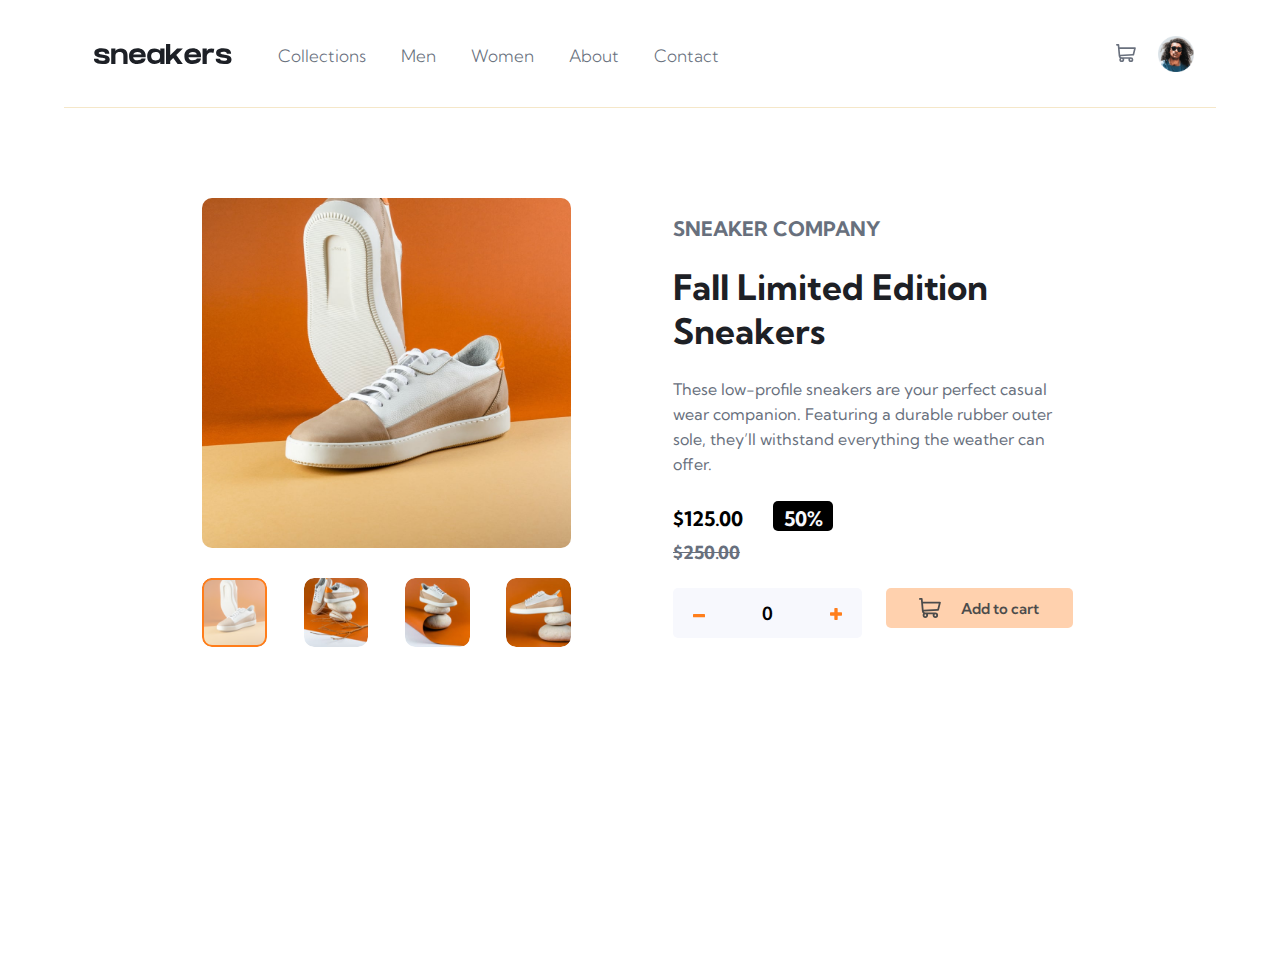
<file: index.html>
<!DOCTYPE html>
<html lang="en">
  <head>
    <meta charset="UTF-8" />
    <meta name="viewport" content="width=device-width, initial-scale=1.0" />
    <!-- displays site properly based on user's device -->

    <link
      rel="icon"
      type="image/png"
      sizes="32x32"
      href="./images/favicon-32x32.png"
    />

    <title>Frontend Mentor | E-commerce product page</title>
    <link rel="preconnect" href="https://fonts.googleapis.com" />
    <link rel="preconnect" href="https://fonts.gstatic.com" crossorigin />
    <link
      href="https://fonts.googleapis.com/css2?family=Kumbh+Sans:wght@100..900&family=Open+Sans:ital,wght@0,300..800;1,300..800&display=swap"
      rel="stylesheet"
    />
    <link rel="stylesheet" href="style.css" />
    <link rel="stylesheet" href="utility.css" />
  </head>
  <body>
    <div class="container">
      <div class="nav flex items-center">
        <div class="leftNav flex items-center">
          <img class="menu" src="images/icon-menu.svg" alt="" />
          <div class="leftNav">
            <p class="heading">
              <img class="logo" src="images/logo.svg" alt="" />
            </p>
          <div class="hamburger">
            <div class="close"><svg width="14" height="15" xmlns="http://www.w3.org/2000/svg"><path d="m11.596.782 2.122 2.122L9.12 7.499l4.597 4.597-2.122 2.122L7 9.62l-4.595 4.597-2.122-2.122L4.878 7.5.282 2.904 2.404.782l4.595 4.596L11.596.782Z" fill="currentColor" fill-rule="evenodd"/></svg></div>
            <a href="#">Collections</a>
            <a href="#">Men</a>
            <a href="#">Women</a>
            <a href="#">About</a>
            <a href="#">Contact</a>
          </div>
        </div>
          </div>


        <div class="cart-image flex items-center">
          <div class="cartWrapper">
            <div class="cart"><svg viewBox="0 0 22 20" xmlns="http://www.w3.org/2000/svg"><path d="M20.925 3.641H3.863L3.61.816A.896.896 0 0 0 2.717 0H.897a.896.896 0 1 0 0 1.792h1l1.031 11.483c.073.828.52 1.726 1.291 2.336C2.83 17.385 4.099 20 6.359 20c1.875 0 3.197-1.87 2.554-3.642h4.905c-.642 1.77.677 3.642 2.555 3.642a2.72 2.72 0 0 0 2.717-2.717 2.72 2.72 0 0 0-2.717-2.717H6.365c-.681 0-1.274-.41-1.53-1.009l14.321-.842a.896.896 0 0 0 .817-.677l1.821-7.283a.897.897 0 0 0-.87-1.114ZM6.358 18.208a.926.926 0 0 1 0-1.85.926.926 0 0 1 0 1.85Zm10.015 0a.926.926 0 0 1 0-1.85.926.926 0 0 1 0 1.85Zm2.021-7.243-13.8.81-.57-6.341h15.753l-1.383 5.53Z" fill="currentColor" fill-rule="nonzero"/></svg></div>
            <div class="basket"></div>
            <div class="number"></div>
          </div>
          <img class="avatar" src="images/image-avatar.png" alt="" />
        </div>
      </div>

      <div class="overlay"></div>
      <div class="wrapper">
        <div class="imageWrapper">
          <div class="imageContainer">
            <div class="imageSlider">
              <button class="previous-arrow">
             <svg width="12" height="18" xmlns="http://www.w3.org/2000/svg"><path d="M11 1 3 9l8 8" stroke="currentColor" stroke-width="3" fill="none" fill-rule="evenodd"/></svg>
              </button>

              <div class="productImages">
                <!-- Cloned images for looping -->
                <img class="clone" src="images/image-product-4.jpg" alt="" />

                <img src="images/image-product-1.jpg" alt="" />
                <img src="images/image-product-2.jpg" alt="" />
                <img src="images/image-product-3.jpg" alt="" />
                <img src="images/image-product-4.jpg" alt="" />

                <img class="clone" src="images/image-product-1.jpg" alt="" />
              </div>
              <button class="next-arrow">
                <svg width="13" height="18" xmlns="http://www.w3.org/2000/svg"><path d="m2 1 8 8-8 8" stroke="currentColor" stroke-width="3" fill="none" fill-rule="evenodd"/></svg>
              </button>
            </div>
          </div>
          <div class="thumbnailImages">
            
          </div>
        </div>
        <div class="descWrapper">
          <div class="afterImage">
            <h3>Sneaker Company</h3>
            <h1>Fall Limited Edition Sneakers</h1>
            <div class="description">
              <p class="details">
                These low-profile sneakers are your perfect casual wear
                companion. Featuring a durable rubber outer sole, they’ll
                withstand everything the weather can offer.
              </p>
            </div>
            <div class="price">
              <div class="newPrice flex">
                $125.00
                <div class="sale">50%</div>
              </div>
              <div class="oldPrice">$250.00</div>
            </div>
            <div class="buttonWrapper">
              <div class="quantity flex items-center">
                <button class="minus items-center">
                 <svg viewBox="0 0 12 4" xmlns="http://www.w3.org/2000/svg" xmlns:xlink="http://www.w3.org/1999/xlink"><defs><path d="M11.357 3.332A.641.641 0 0 0 12 2.69V.643A.641.641 0 0 0 11.357 0H.643A.641.641 0 0 0 0 .643v2.046c0 .357.287.643.643.643h10.714Z" id="a"/></defs><use fill="currentColor" fill-rule="nonzero" xlink:href="#a"/></svg>
                </button>
                <p class="amount">0</p>
                <button class="plus">
                 <svg viewBox="0 0 12 12" xmlns="http://www.w3.org/2000/svg" xmlns:xlink="http://www.w3.org/1999/xlink"><defs><path d="M12 7.023V4.977a.641.641 0 0 0-.643-.643h-3.69V.643A.641.641 0 0 0 7.022 0H4.977a.641.641 0 0 0-.643.643v3.69H.643A.641.641 0 0 0 0 4.978v2.046c0 .356.287.643.643.643h3.69v3.691c0 .356.288.643.644.643h2.046a.641.641 0 0 0 .643-.643v-3.69h3.691A.641.641 0 0 0 12 7.022Z" id="b"/></defs><use fill="currentColor" fill-rule="nonzero" xlink:href="#b"/></svg>
                </button>
              </div>
              <button class="addToCart flex items-center content-center">
                <svg width="22" height="20" xmlns="http://www.w3.org/2000/svg">
                  <path
                    d="M20.925 3.641H3.863L3.61.816A.896.896 0 0 0 2.717 0H.897a.896.896 0 1 0 0 1.792h1l1.031 11.483c.073.828.52 1.726 1.291 2.336C2.83 17.385 4.099 20 6.359 20c1.875 0 3.197-1.87 2.554-3.642h4.905c-.642 1.77.677 3.642 2.555 3.642a2.72 2.72 0 0 0 2.717-2.717 2.72 2.72 0 0 0-2.717-2.717H6.365c-.681 0-1.274-.41-1.53-1.009l14.321-.842a.896.896 0 0 0 .817-.677l1.821-7.283a.897.897 0 0 0-.87-1.114ZM6.358 18.208a.926.926 0 0 1 0-1.85.926.926 0 0 1 0 1.85Zm10.015 0a.926.926 0 0 1 0-1.85.926.926 0 0 1 0 1.85Zm2.021-7.243-13.8.81-.57-6.341h15.753l-1.383 5.53Z"
                    fill=" hsl(0, 0%, 0%)"
                    fill-rule="nonzero"
                  />
                </svg>
                <p>Add to cart</p>
              </button>
            </div>
          </div>
        </div>
      </div>

    </div>
    
    <script src="script.js"></script>
  </body>
</html>
</file>
<file: style.css>
* {
  padding: 0;
  margin: 0;
  box-sizing: border-box;
  font-family: "Kumbh Sans", sans-serif;
}
html,
body {
  box-sizing: border-box;
  margin: 0;
  padding: 0;
  overflow-x: hidden;

  height: auto;
  min-height: 100vh;
  padding-bottom: 40px;
}

.nav > * {
  gap: 5px;
  padding: 10px 0px;
}
.nav {
  padding: 20px;
  height: 12vh;
  justify-content: space-between;
}
.nav .menu {
  margin-top: 5px;
  height: 19px;
  width: 20px;
  align-self: center;
}
.menu {
  display: none;
}
.nav img:hover {
  cursor: pointer;
}
.nav .logo {
  font-size: 38px;
  padding-left: 10px;
  margin-top: 5px;
}
.cart {
  height: 20px;
  width: 20px;
  color: #69707d;
  z-index: 1;
}

.number {
  height: 15px;
  background-color: hsl(26, 100%, 55%);
  width: 21px;
  border-radius: 45%;
  position: absolute;
  top: -8px;
  right: -10px;
  color: white;
  text-align: center;
  font-size: small;
  z-index: 2;
}
.cartWrapper {
  position: relative;
  width: fit-content;
}
.basket {
  position: fixed;
  justify-self: center;
  top: 15%;
  /* for horizontal cenetring */
  transform: translateX(-50%);
  left: 50%;
  height: 40vh;
  width: 92vw;
  background-color: white;
  border: none;
  border-radius: 15px;
  z-index: 30;
  color: black;

  display: flex;
  flex-direction: column;
  align-items: center;
}
.basket h2 {
  padding: 20px;
  padding-bottom: 20px;
  border-bottom: 1px solid hsl(0, 0%, 88%);
  font-size: 19px;
}
.basketContent {
  padding: 20px;
  padding-top: 0;
  display: flex;
  align-items: center;
  justify-content: center;
  height: 80%;
}
.basket p {
  color: hsl(219, 9%, 45%);
  font-weight: 600;
}

.avatar {
  border: 2px solid transparent;
  object-fit: contain;
  height: 40px;
  width: 40px;
}
.cart-image {
  gap: 20px;
}
.hide {
  position: absolute;
  left: -200%;
}
.show {
  min-height: 100%;
  height: auto;
  overflow-y: auto;
  z-index: 10;
  position: fixed;
  bottom: 0;
  left: 0;
  top: 0;
  width: 233px;
  background-color: white;
}

.close {
  color: #69707d;

  display: none;
}

.hamburger a {
  margin: 30px;
  margin-top: 30px;
  font-weight: 500;
  font-size: 26px;
  height: auto;
  display: block;
  text-decoration: none;
  color: black;
  border: 3px solid transparent;
  box-sizing: border-box;
}
.overlay {
  position: fixed;
  background-color: rgba(0, 0, 0, 0.8); /* dim black */
  left: 0;
  top: 0;
  height: 100vh;
  width: 100vw;
  z-index: 5;
  transition: opacity 0.3 ease;
}
.overlayShow {
  display: block;
}
.overlayHide {
  display: none;
}

/* Image Container Styles */
.imageContainer {
  position: relative;
  width: 100%;
  max-height: 60vh;
  overflow: hidden;
}

.imageSlider {
  display: flex;
  align-items: center;
  height: 100%;
  width: 100%;

  /* overflow: hidden; */
}

.productImages {
  display: flex;
  width: 100%;
  height: 100%;
  transition: transform 0.3s ease;
}

.productImages img {
  width: 100%;
  height: auto;

  flex-shrink: 0;
}
.imageContainer button {
  width: 40px;
  height: 40px;
  z-index: 2;
  position: absolute;
  border-radius: 50%;
  background-color: white;
  display: flex;
  align-items: center;
  justify-content: center;
  cursor: pointer;
  border: none;
}

.previous-arrow {
  left: 15px;
}
.next-arrow {
  stroke: #1d2026;
  right: 15px;
}
.afterImage {
  display: flex;
  flex-direction: column;
  gap: 20px;
  padding: 20px;
}
h3 {
  color: hsl(219, 9%, 45%);
  text-transform: uppercase;
  font-size: 15px;
}
h1 {
  color: hsl(220, 13%, 13%);
}
.afterImage .details {
  color: hsl(219, 9%, 45%);
  line-height: 30px;
}
.price {
  display: flex;
  justify-content: space-between;
}
.newPrice {
  font-size: 30px;
  font-weight: bolder;
  gap: 30px;
  align-items: baseline;
}
.sale {
  background-color: hsl(0, 0%, 0%);
  color: hsl(223, 64%, 98%);
  font-size: 20px;
  height: 30px;
  width: 60px;
  align-content: end;
  text-align: center;
  border-radius: 5px;
}
.oldPrice {
  display: flex;
  align-items: end;
  text-decoration: line-through;
  color: hsl(219, 9%, 45%);
  font-size: 18px;
  font-weight: 700;
}
.quantity {
  justify-content: space-between;
  height: 50px;
  border-radius: 5px;
  border: none;
  background-color: hsl(223, 64%, 98%);
  padding: 20px;
  font-size: 18px;
  font-weight: 600;
}
.quantity button:hover {
  cursor: pointer;
  color: hsl(25, 86%, 66%);
}
.minus {
  width: fit-content;
  background: none;
  border: none;
  outline: none;
  color: #ff7e1b;
  height: 16px;
  width: 12px;
  align-self: center;
}
.plus {
  color: #ff7e1b;
  width: fit-content;
  background: none;
  border: none;
  outline: none;
  height: 12px;
  width: 12px;
}
.addToCart {
  height: 50px;
  border-radius: 5px;
  border: none;
  padding: 20px;
  font-size: 18px;
  font-weight: 600;
  gap: 20px;
  background-color: hsl(26, 100%, 55%);
  margin-top: 20px;
  width: 100%;
}

.addToCart p {
  color: hsl(0, 0%, 0%);
}
.addToCart:hover {
  cursor: pointer;
  background-color: hsl(25, 86%, 66%);
}
.thumbnail {
  width: 60px;
  height: 60px;
  object-fit: contain;
  border-radius: 8px;
}
.info {
  display: flex;
  align-items: center;
  justify-content: space-between;
  gap: 7px;
  height: 60%;
}
.desc-cost {
  color: hsl(219, 9%, 45%);
  align-self: center;
  font-size: 14.5px;
  font-weight: 500;
  gap: 0px;
}
.desc {
  padding-bottom: 8px;
}
.cost {
  margin-bottom: 7px;
}
.desc-cost strong {
  color: black;
  font-weight: 700;
}
.checkout {
  justify-self: center;
  align-self: start;
  height: 8vh;
  width: 80vw;
  background-color: hsl(26, 100%, 55%);
  border-radius: 10px;
  border: none;
  font-weight: 700;
  font-size: 18px;
  transition: all 0.3s ease;
}
.checkout:hover {
  transform: scale(1.05);
  cursor: pointer;
}
.thumbnailImages {
  display: none;
}
.overlay-next :hover  {
stroke: hsl(26, 100%, 55%);
}
.overlay-previous :hover  {
  color: hsl(26, 100%, 55%);
}
.next-arrow-overlay:hover,
.previous-arrow-overlay:hover {
  cursor: pointer;
}
.overlay-close:hover path {
  color: hsl(26, 100%, 55%);
}
/*  Desktop override */
@media (min-width: 600px) {
  .hamburger {
    position: static;
    display: flex !important;
    left: 0 !important;
    width: auto;
    background: none;
    transition: none;
    z-index: auto;
    height: auto;
    top: 0;
  }
  .hamburger a {
    margin: 5px;
    font-size: 14px;
    color: hsl(219, 9%, 45%);
    padding-bottom: 17px;
    padding-top: 20px;

    font-weight: 300;
  }
  .hamburger a:hover {
    border-bottom: 3px solid #ff7e1b;
    color: black;
  }
  .nav {
    border-bottom: 0.2px solid rgb(245 231 201);
  }
  .show,
  .hide {
    left: 0 !important;
    top: 0;
  }
  .avatar:hover {
    width: 40px;
    border-radius: 80%;
    outline: none;
    border: 2px solid hsl(26, 100%, 55%);
  }

  .container {
    width: 90vw;
    margin: auto;
  }

  .wrapper {
    display: flex;
    width: 80%;
    margin: auto;
    gap: 10%;
    align-items: center;
    align-items: flex-start;
    padding-top: 10vh;
    height: 80vh;
    justify-content: center;
  }
  .thumbnailImages {
    display: flex;
    gap: 10%;
    margin-top: 30px;
  }

  .imageWrapper {
    display: flex;
    flex-wrap: wrap;
    width: 40%;
    gap: 20%;
  }

  .thumb-container {
    position: relative;
    width: 100%;
    border-radius: 10px;
    overflow: hidden;
    cursor: pointer;
  }

  .thumb {
    width: 100%;
    height: 100%;
    border-radius: 10px;
    transition: opacity 0.3s ease;
  }

  .thumb-overlay {
    position: absolute;
    top: 0;
    left: 0;
    width: 100%;
    height: 100%;
    background-color: rgba(228, 197, 162, 0.7); /* Semi-transparent white */
    opacity: 0;
    transition: opacity 0.3s ease;
    border-radius: 10px;
  }

  /* Show overlay on hover/active */
  .thumb-container:hover .thumb-overlay,
  .thumb-container:focus .thumb-overlay {
    opacity: 1;
  }

  /*  Highlight active thumbnail */
  .thumb-container.active .thumb-overlay {
    opacity: 1;
    background-color: rgba(255, 255, 255, 0.5);
    border: 2px solid hsl(26, 100%, 55%);
  }

  .imageContainer {
    width: 100%;
    border-radius: 10px;
    height: fit-content;
  }
  .descWrapper {
    width: 45%;
  }
  .afterImage {
    display: flex;
    flex-direction: column;
    align-items: flex-start;
    justify-content: center;

    gap: 15px;
    padding: 10px;
  }
  .afterImage h3 {
    text-align: left;
  }
  .afterImage h1 {
    font-size: 20px;
  }
  .afterImage .details {
    line-height: 18px;
    font-size: 16px;
  }
  .buttonWrapper {
    display: flex;
    gap: 6%;
  }
  .addToCart {
    height: 40px;
    width: 100px;
    font-size: 9px;
    padding: 7px;
    margin-top: 0px;
  }
  .addToCart svg {
    width: 50%;
  }
  .addToCart:disabled {
    cursor: not-allowed;
    background-color: hsl(26, 100%, 55%, 0.5); /* Semi-transparent orange */
    opacity: 0.7;
  }
  .quantity {
    width: 120px;
  }
  .amount {
    margin: 18px;
  }

  .newPrice {
    font-size: 20px;
    font-weight: bolder;
    gap: 30px;
    align-items: baseline;
  }
  .basket {
    height: 40vh;
    width: 30vw;
    top: 10%;
    right: -40%;
    box-shadow: 2px 4px 6px 0 rgba(0, 0, 0, 0.3);
  }
  .basketContent {
    margin: auto;
  }
  .info {
    margin-bottom: 5px;
  }
  .checkout {
    height: 7vh;
    width: 90%;
    align-self: flex-end;
    justify-self: anchor-center;
    position: absolute;
    bottom: 23px;
  }
  .oldPrice {
    padding-left: 15px;
  }
  .thumbnail {
    width: 35px;
    height: 35px;
  }

  .info {
    height: 40%;
    margin-top: 5px;
    margin-bottom: 10px;
  }
  .desc-cost {
    font-size: 12px;
  }
  .desc {
    margin-top: 20px;
    padding-bottom: 0;
  }
  .cost {
    margin-bottom: 0;
  }

  .leftNav {
    display: flex;
    align-items: center;
    gap: 3vw;
  }
}
@media (min-width: 1000px) {
  body {
    padding-bottom: 100px;
  }
  .hamburger a {
    font-size: 17px;
  }
  .hamburger {
    gap: 19px;
  }
  .cart:hover {
    color: black;
    cursor: pointer;
  }
  .afterImage {
    padding-top: 2vh;
    gap: 24px;
  }
  .afterImage h1 {
    font-size: 35px;
  }
  .afterImage h3 {
    font-size: 20px;
  }
  .afterImage .details {
    line-height: 25px;
  }
  .productImages img {
    height: 350px;
  }
  .imageContainer {
    height: 350px;
  }
  .price {
    display: block;
  }
  .oldPrice {
    margin-top: 10px;
    padding-left: 0px;
  }
  .basket {
    height: 42vh;
    width: 25vw;
  }
  .addToCart {
    width: 200px;
    justify-content: space-around;
    font-size: 15px;
  }
  .addToCart svg {
    width: fit-content;
  }
  .addToCart p {
    width: fit-content;
  }
  .quantity {
    width: 200px;
  }
  .info {
    gap: 15px;
    margin-bottom: 20px;
  }

  .thumbnail {
    width: 50px;
    height: 50px;
  }

  .basketContent {
    padding-top: 20px;
    font-size: 22px;
  }
  .desc-cost {
    font-size: 18px;
    margin-bottom: 9px;
  }
}
@media (min-width: 1300px) {
  .desc-cost {
    font-size: 20px;
  }
  .productImages img {
    height: 450px;
  }
  .afterImage {
    padding-top: 5vh;
  }
  .imageContainer {
    height: 450px;
  }
  .afterImage .details {
    font-size: 21px;
  }
  .addToCart {
    height: 50px;
  }
  .quantity {
    height: 50px;
  }
  .checkout {
    height: 9vh;
  }
}
@media (min-width: 2000px) {
  .productImages img {
    height: 700px;
  }
  .imageContainer {
    height: 700px;
  }
  .logo {
    width: 250px;
  }
  .hamburger a {
    font-size: 35px;
  }
  .avatar {
    width: 100px;
    height: 100px;
  }
  .cart-image {
    gap: 50px;
  }
  .cart {
    width: 50px;
    height: 50px;
  }
  .afterImage {
    padding-top: 5vh;
  }
  .afterImage h3 {
    font-size: 42px;
  }
  .afterImage h1 {
    font-size: 75px;
  }
  .afterImage .details {
    font-size: 40px;
    line-height: 60px;
  }
  .newPrice {
    font-size: 40px;
  }
  .oldPrice {
    font-size: 40px;
  }
  .quantity {
    height: 100px;
    width: 300px;
    font-size: 36px;
  }
  .plus {
    width: 25px;
  }
  .minus {
    width: 25px;
  }
  .addToCart {
    height: 100px;
    font-size: 36px;
    width: 300px;
  }
  .info {
    gap: 20px;
  }
  .desc-cost {
    font-size: 20px;
  }
  .basketContent {
    font-size: 40px;
  }
  .basket h2 {
    font-size: 30px;
  }
  .thumbnail {
    width: 150px;
    height: 150px;
  }
  .desc-cost {
    font-size: 30px;
  }
  .info {
    padding: 30px;
    margin-bottom: 50px;
    margin-top: 50px;
  }
  .checkout {
    font-size: 30px;
    bottom: 40px;
  }
  .basket {
    height: 35vh;
  }
  .number {
    height: 35px;
    width: 31px;
    top: -18px;
    font-size: 28px;
  }
}
</file>
<file: utility.css>
.flex{
  display: flex;
}

.content-center{
  justify-content: center;
}
.items-center{
  align-items: center;
}
</file>
